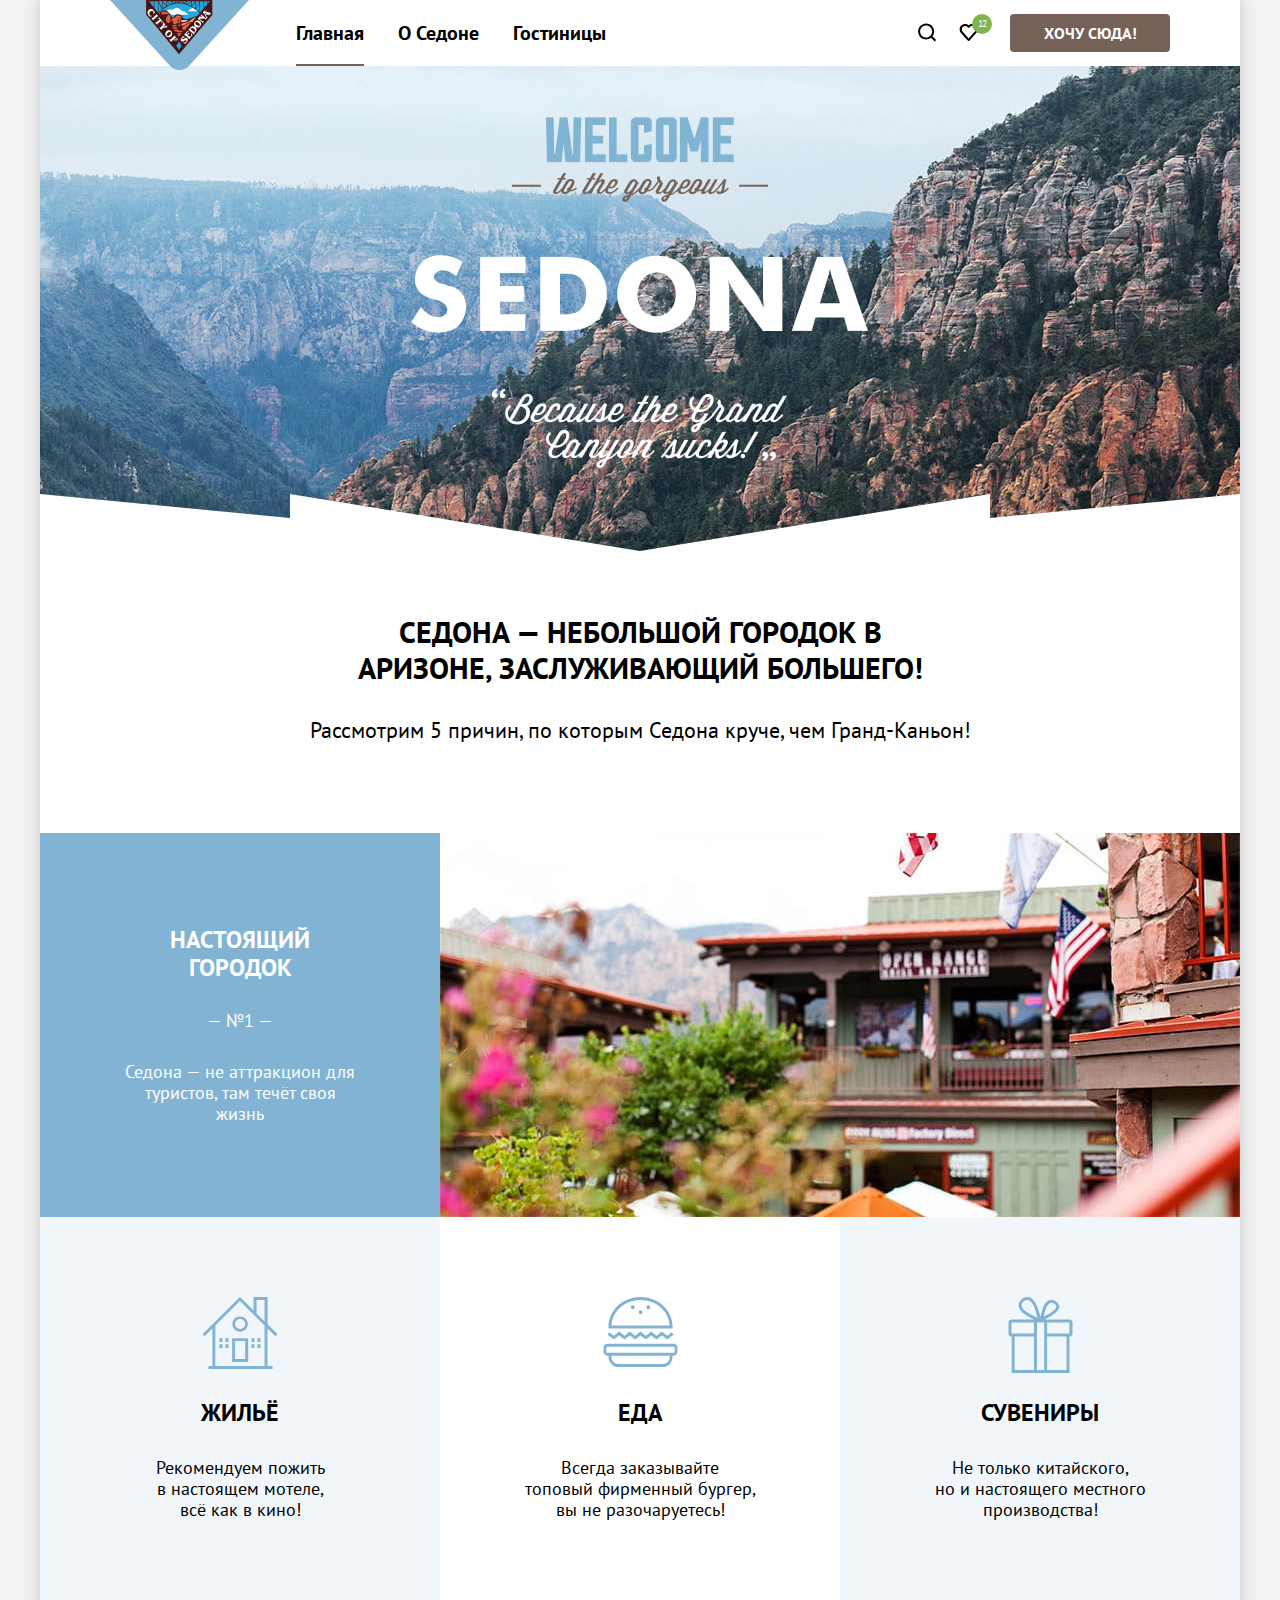
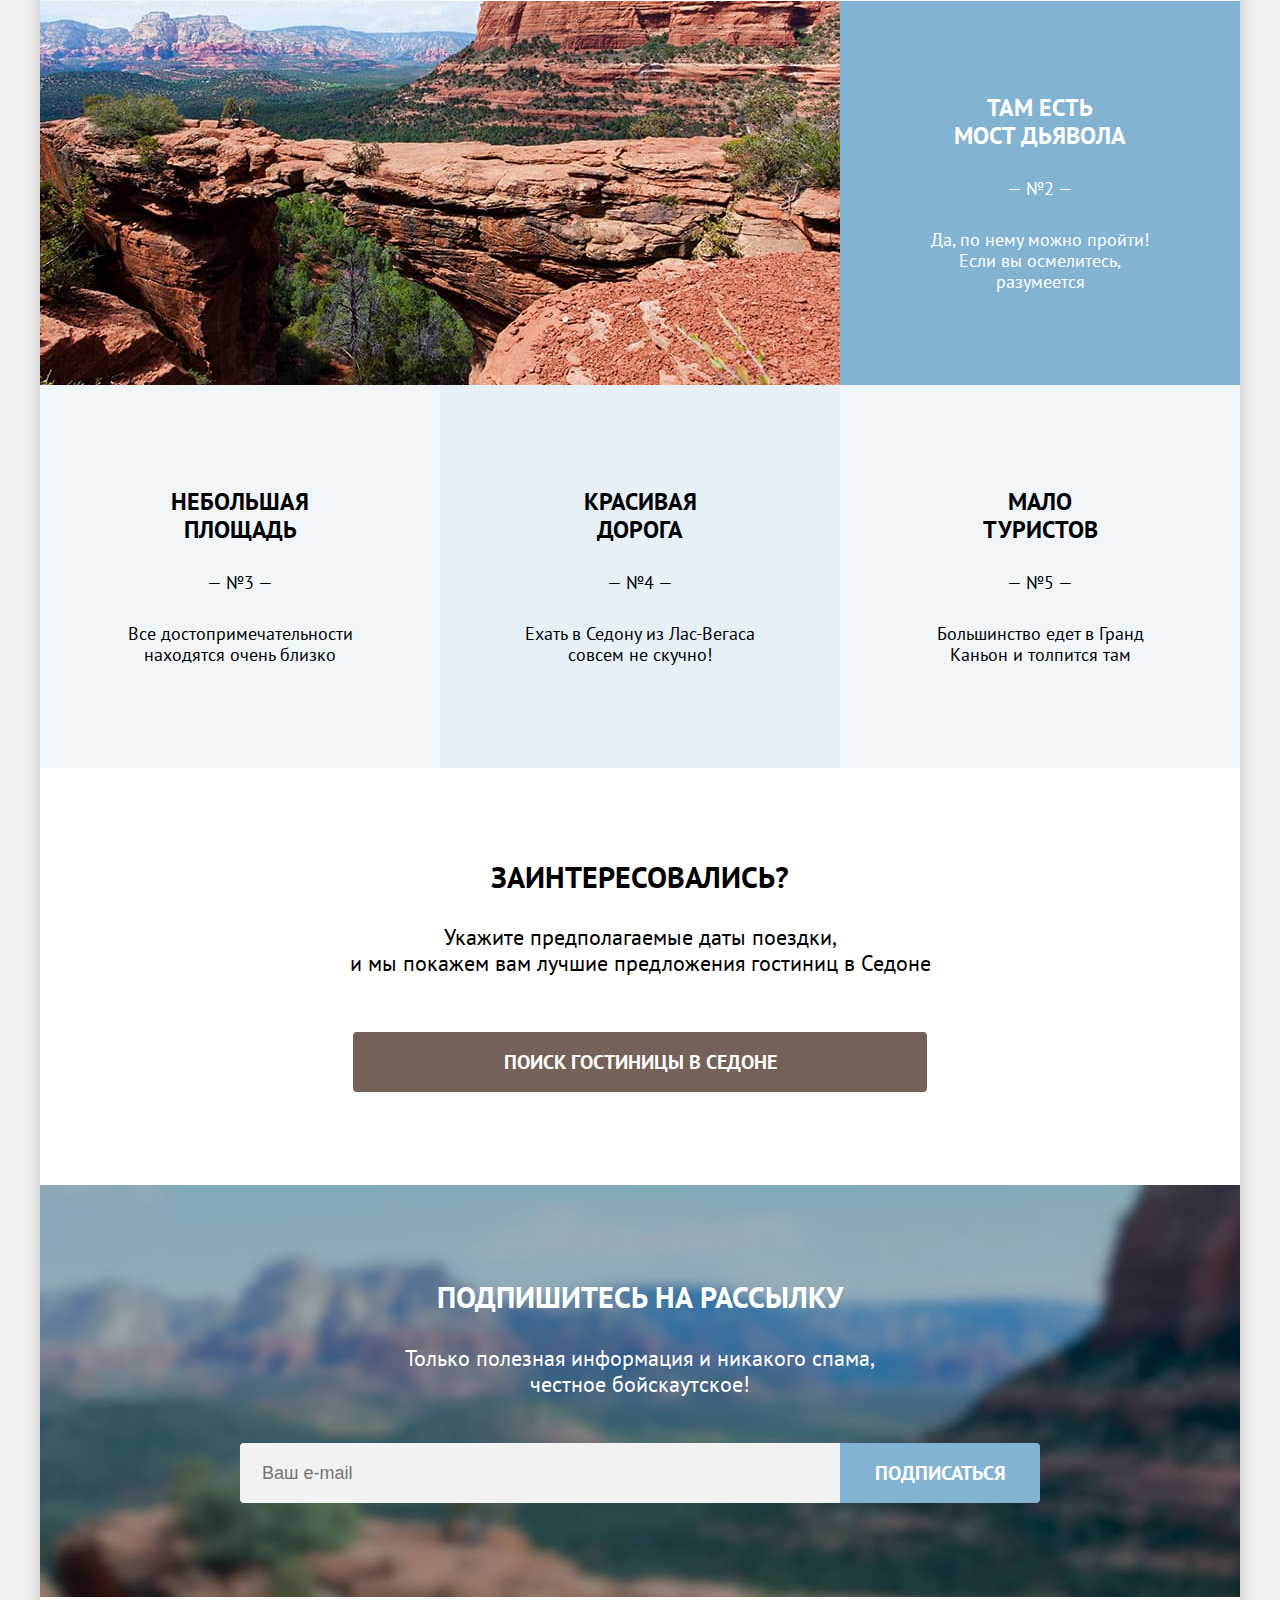
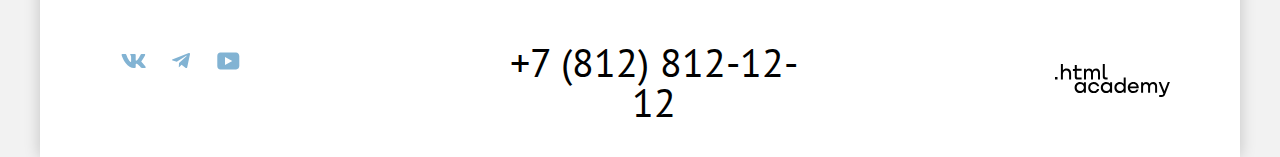
<file: index.html>
<!DOCTYPE html>
<html lang="ru">

<head>
  <meta charset="utf-8">
  <title>Седона</title>
  <link rel="stylesheet" href="styles/styles.css">
  <link rel="icon" href="favicon.ico">
  <link rel="icon" type="image/png" href="images/favicon.png">
</head>

<body>
  <div class="container">
    <header class="page-header">
      <nav class="page-navigation">
        <a class="logo-link" href="#"><img class="logo-img" src="images/logo.svg" width="139" height="70"
            alt="Логотип Седоны."></a>
        <ul class="navigation-list">
          <li class="navigation-item">
            <a class="navigation-link navigation-link-current" href="#">
              Главная
            </a>
          </li>
          <li class="navigation-item">
            <a class="navigation-link" href="#">
              О Седоне
            </a>
          </li>
          <li class="navigation-item">
            <a class="navigation-link" href="catalog.html">
              Гостиницы
            </a>
          </li>
        </ul>
        <ul class="user-navigation">
          <li class="navigation-item">
            <a class="navigation-link search" href="#">
              <span class="visually-hidden">Поиск.</span> <svg width="19" height="19" viewBox="0 0 19 19" fill="none"
                xmlns="http://www.w3.org/2000/svg">
                <path
                  d="m18.159 17.05-3.711-3.7c1.003-1.3 1.705-3 1.705-4.9 0-4.4-3.61-8-8.023-8C3.718.45.107 4.15.107 8.55c0 4.4 3.61 8 8.023 8 1.805 0 3.51-.6 4.914-1.7l3.71 3.7 1.404-1.5ZM8.13 14.55c-3.31 0-6.017-2.7-6.017-6s2.708-6 6.017-6c3.31 0 6.017 2.7 6.017 6s-2.707 6-6.017 6Z"
                  fill="#000" />
              </svg>
            </a>
          </li>
          <li class="navigation-item">
            <a class="navigation-link favs" href="#">
              <span class="visually-hidden">Избранное.</span> <svg width="19" height="17" viewBox="0 0 19 17" fill="none"
                xmlns="http://www.w3.org/2000/svg">
                <path
                  d="M9.577 17c-.301 0-.602-.1-.803-.4-5.415-6.1-6.719-7.5-7.02-7.9C1.052 7.8.651 6.6.651 5.4c0-3 2.407-5.4 5.516-5.4 1.304 0 2.507.5 3.51 1.3C10.68.5 11.983 0 13.187 0c3.008 0 5.516 2.4 5.516 5.4 0 1.3-.502 2.5-1.304 3.4l-7.02 7.9c-.2.2-.401.3-.802.3ZM3.56 7.5c.3.4 3.51 4 6.117 6.9l6.218-7c.5-.5.701-1.2.701-2 0-1.8-1.504-3.3-3.309-3.3-1.003 0-2.006.5-2.708 1.3-.3.3-.601.4-.902.4-.3 0-.602-.2-.802-.4-.702-.8-1.705-1.3-2.708-1.3-1.805 0-3.31 1.5-3.31 3.3-.1.9.301 1.6.703 2.1-.1 0-.1 0 0 0Z"
                  fill="#000" />
              </svg>
            </a>
          </li>
          <li>
            <button class="button want-button basic-button" type="button">Хочу сюда!</button>
          </li>
        </ul>
      </nav>
    </header>
    <main class="main-container main-index">
      <div class="page-container">
        <h1 class="index-title"><span class="visually-hidden"> Добро пожаловать в Седону</span></h1>
        <img class="sedona-img" src="images/gorgeous.jpg" width="1200" height="485"
          alt="Welcome to the gorgeous Sedona.">
        <section class="advantages">
          <div class="reasons-container">
            <h2 class="advantages-title">Седона — небольшой городок в Аризоне,
              заслуживающий большего!</h2>
            <p class="advantages-reasons">Рассмотрим 5 причин, по которым Седона круче, чем Гранд-Каньон!</p>
          </div>
          <div class="advantages-box">
            <div class="advantages-wrapper">
              <h3 class="reasons-title">Настоящий городок</h3>
              <p class="reasons-number">— №1 —</p>
              <p class="reasons-subscription">Седона — не аттракцион для туристов, там течёт своя жизнь</p>
            </div>
            <img src="images/town.jpg" width="800" height="384" alt="Городок Седона.">
          </div>
          <ul class="town-qualities-list">
            <li class="town-qualities-item">
              <h4 class="qualities-title">Жильë</h4>
              <p class="qualities-subscription qualities-subscription-housing">Рекомендуем пожить в настоящем мотеле,
                всё как в кино!</p>
            </li>
            <li class="town-qualities-item">
              <h4 class="qualities-title">Еда</h4>
              <p class="qualities-subscription qualities-subscription-food">Всегда заказывайте<br> топовый фирменный бургер, вы не
                разочаруетесь!</p>
            </li>
            <li class="town-qualities-item">
              <h4 class="qualities-title">Сувениры</h4>
              <p class="qualities-subscription">Не только китайского,<br>
                но и настоящего местного<br> производства!</p>
            </li>
          </ul>
          <div class="advantages-box">
            <img src="images/bridge.jpg" width="800" height="384" alt="Мост дьявола.">
            <div class="advantages-wrapper">
              <h3 class="reasons-title">Там есть<br> мост дьявола</h3>
              <p class="reasons-number">— №2 —</p>
              <p class="reasons-subscription">Да, по нему можно пройти! Если вы осмелитесь, разумеется</p>
            </div>
          </div>
          <ul class="advantages-list">
            <li class="advantages-item">
              <h3 class="reasons-title">Небольшая<br> площадь</h3>
              <p class="reasons-number">— №3 —</p>
              <p class="reasons-subscription">Все достопримечательности находятся очень близко</p>
            </li>
            <li class="advantages-item">
              <h3 class="reasons-title">Красивая<br> дорога</h3>
              <p class="reasons-number">— №4 —</p>
              <p class="reasons-subscription">Ехать в Седону из Лас-Вегаса совсем не скучно!</p>
            </li>
            <li class="advantages-item">
              <h3 class="reasons-title">Мало<br> туристов</h3>
              <p class="reasons-number">— №5 —</p>
              <p class="reasons-subscription">Большинство едет в Гранд Каньон и толпится там</p>
            </li>
          </ul>
        </section>
        <section class="booking">
          <h2 class="booking-title">Заинтересовались?</h2>
          <p class="booking-subscription">Укажите предполагаемые даты поездки,<br>и мы покажем вам лучшие предложения гостиниц в Седоне

          </p>
          <button class="button booking-button basic-button" type="button">Поиск гостиницы в Седоне</button>
        </section>
      </div>
    </main>
    <footer class="page-footer">
      <section class="index-newsletter">
        <h2 class="newsletter-title">Подпишитесь на рассылку</h2>
        <p class="newsletter-subscription">Только полезная информация и никакого спама, честное бойскаутское!</p>
        <form class="newsletter-form" action="https://echo.htmlacademy.ru/" method="post">
          <input class="email" type="email" name="email" placeholder="Ваш e-mail">
          <button class="button second-button submit-button" type="submit">Подписаться</button>
        </form>
      </section>
      <section class="contacts">
        <ul class="social-list">
          <li class="'social-item">
            <a class="social-link vk" href="https://vk.com/htmlacademy"><span class="visually-hidden">VK.</span><svg
                class="social-icon" width="25" height="14" viewBox="0 0 25 14" xmlns="http://www.w3.org/2000/svg">
                <path fill-rule="evenodd" clip-rule="evenodd"
                  d="M24.1 1c.2-.6 0-1-.8-1h-2.6c-.7 0-1 .3-1.1.7 0 0-1.4 3.2-3.3 5.3-.6.6-.9.8-1.2.8-.2 0-.4-.2-.4-.7V.9c0-.6-.2-.9-.8-.9h-4c-.5 0-.8.3-.8.6 0 .6 1 .8 1 2.5V7c0 .8 0 1-.4 1-.9 0-3-3.2-4.3-6.9-.3-.7-.5-1-1.2-1H1.6C.8 0 .6.3.6.7c0 .7 1 4.1 4.2 8.6 2.2 3 5.2 4.7 8 4.7 1.7 0 1.9-.4 1.9-1v-2.3c0-.8.2-.9.7-.9.4 0 1 .2 2.6 1.7 1.8 1.7 2 2.5 3 2.5h2.7c.7 0 1.1-.4 1-1.1-.3-.7-1.2-1.8-2.3-3L20.6 8c-.4-.5-.3-.7 0-1.1 0 0 3.2-4.4 3.5-6Z" />
              </svg></a>
          </li>
          <li class="'social-item">
            <a class="social-link tg" href="https://t.me/htmlacademy"><span class="visually-hidden">Twitter.</span><svg
                class="social-icon" width="18" height="16" viewBox="0 0 18 16" xmlns="http://www.w3.org/2000/svg">
                <path
                  d="M16.79.1.84 6.25c-1.09.43-1.08 1.04-.2 1.31l4.1 1.28 9.47-5.98c.44-.27.85-.12.52.18L7.05 9.96l-.28 4.22c.41 0 .6-.19.83-.41l1.99-1.93 4.13 3.05c.77.42 1.31.2 1.5-.7l2.72-12.8c.28-1.12-.43-1.62-1.16-1.3Z" />
              </svg></a>
          </li>
          <li class="'social-item">
            <a class="social-link yt" href="https://youtube.com/user/htmlacademyru"><span
                class="visually-hidden">YouTube.</span><svg class="social-icon" width="23" height="18"
                viewBox="0 0 23 18" xmlns="http://www.w3.org/2000/svg">
                <path
                  d="M19 .5H3.4C1.6.5.3 2.1.3 3.9v10c0 2 1.3 3.6 3.2 3.6h15.7c1.6 0 3.1-1.6 3.1-3.4V3.9C22.1 2.1 20.8.5 19 .5ZM8 13V5l7.3 4L8 13Z" />
              </svg></a>
          </li>
        </ul>
          <a class="phone" href="tel:+78128121212">+7 (812) 812-12-12</a>
        <a class="html-academy-link" href="https://htmlacademy.ru/"><svg class="html-icon" width="115" height="33"
            viewBox="0 0 115 33" xmlns="http://www.w3.org/2000/svg">
            <path
              d="M0 12.9v2.6h2.5v-2.6H0ZM11.6 4.5c-1.6 0-2.8.7-3.6 1.7h-.1V0h-2v15.5h2v-5.3c0-2.1 1.3-3.6 3.3-3.6 1.8 0 2.9 1.4 2.9 3.2v5.7h2V9.4c.1-3-1.8-4.9-4.5-4.9ZM26.6 4.8h-4.8V1.1h-2v3.8h-1.9v2h1.9v6c0 1.7 1 2.7 2.7 2.7h4.1v-2h-3.7c-.7 0-1.1-.4-1.1-1.1V6.8h4.8v-2ZM41.1 4.6c-1.6 0-2.9.8-3.5 2.1h-.1c-.6-1.2-1.8-2.1-3.4-2.1-1.4 0-2.5.8-3.1 1.8h-.1V4.8H29v10.6h2V10c0-2 1-3.5 2.6-3.5 1.5 0 2.4 1 2.4 2.6v6.3h2V9.8c0-2.4 1.4-3.3 2.6-3.3 1.5 0 2.4 1 2.4 2.6v6.3h2V8.9c.1-2.5-1.4-4.3-3.9-4.3ZM47.8 12.7c0 1.7 1 2.7 2.8 2.7h2v-2h-1.7c-.7 0-1.1-.4-1.1-1.1V0h-2v12.7ZM28.9 19.7c-.9-1.1-2.2-1.8-3.9-1.8-3.1 0-5.4 2.3-5.4 5.6s2.3 5.6 5.4 5.6c1.8 0 3-.8 3.8-1.9h.1v1.6h2V18.2h-2v1.5Zm-3.6 7.4c-2.2 0-3.6-1.6-3.6-3.6s1.4-3.6 3.6-3.6 3.6 1.6 3.6 3.6c0 1.9-1.4 3.6-3.6 3.6ZM44.2 22c-.5-2.4-2.6-4.1-5.4-4.1a5.4 5.4 0 0 0-5.6 5.6c0 3.1 2.2 5.6 5.6 5.6 2.8 0 4.9-1.8 5.4-4.2h-2.1a3.4 3.4 0 0 1-3.3 2.3c-2.2 0-3.6-1.6-3.6-3.6s1.4-3.6 3.6-3.6c1.6 0 2.8 1 3.3 2.2h2.1V22ZM55.1 19.7c-.9-1.1-2.2-1.8-3.9-1.8-3.1 0-5.4 2.3-5.4 5.6s2.3 5.6 5.4 5.6c1.8 0 3-.8 3.8-1.9h.1v1.6h2V18.2h-2v1.5Zm-3.6 7.4c-2.2 0-3.6-1.6-3.6-3.6s1.4-3.6 3.6-3.6 3.6 1.6 3.6 3.6c0 1.9-1.5 3.6-3.6 3.6ZM68.7 19.8c-.9-1.1-2.2-1.9-3.9-1.9-3.1 0-5.4 2.3-5.4 5.6s2.2 5.6 5.4 5.6c1.7 0 3-.8 3.8-1.8h.1v1.5h2V13.4h-2v6.4Zm-3.6 7.3c-2.2 0-3.6-1.6-3.6-3.6s1.4-3.6 3.6-3.6 3.6 1.6 3.6 3.6c-.1 2-1.5 3.6-3.6 3.6ZM78.3 17.9c-3.3 0-5.5 2.5-5.5 5.6 0 3 2.1 5.6 5.5 5.6 2.5 0 4.5-1.3 5.2-3.6h-2.1c-.5 1-1.6 1.6-3 1.6-1.9 0-3.3-1.3-3.4-2.9h8.8c.2-3.6-2-6.3-5.5-6.3Zm0 1.9c1.7 0 3 1 3.3 2.6h-6.5c.3-1.5 1.5-2.6 3.2-2.6ZM98.2 17.9c-1.6 0-2.9.8-3.6 2h-.1c-.6-1.2-1.8-2-3.4-2-1.4 0-2.5.7-3.1 1.8v-1.5h-1.9v10.6h2v-5.4c0-2 1-3.4 2.6-3.5 1.5 0 2.4 1 2.4 2.6v6.3h2v-5.6c0-2.4 1.4-3.3 2.6-3.3 1.5 0 2.4 1 2.4 2.6v6.3h2v-6.5c.1-2.6-1.4-4.4-3.9-4.4ZM109.4 27l-3.6-8.9h-2.2l4.8 11.6c-.3.9-.7 1.2-1.7 1.2h-2.5v2h2.5c1.8 0 2.8-.8 3.5-2.6l4.7-12.2h-2.1l-3.4 8.9Z" />
          </svg></a>
      </section>
    </footer>
  </div>
  <div class="modal-container modal-container-close">
    <div class="modal modal-search">
      <button class="modal-close-button">
        <svg width="13" height="13" xmlns="http://www.w3.org/2000/svg"><path d="M13 1.2 11.8 0 6.5 5.3 1.2 0 0 1.2l5.3 5.3L0 11.8 1.2 13l5.3-5.3 5.3 5.3 1.2-1.2-5.3-5.3L13 1.2Z"/></svg>
        <span class="visually-hidden">Закрыть.</span>
      </button>
      <section class="modal-content">
        <h2 class="modal-title">Поиск гостиницы в Седоне</h2>
        <form class="search-form" action="https://echo.htmlacademy.ru/" method="post">
          <div class="field-group modal-date">
            <label class="modal-label" for="date-in">Дата Заезда:</label>
            <div class="date-field-wrap">
            <input class="date-field field" type="text" id="date-in" name="date-in" placeholder="27 апреля 2020">
            <button class="calendar" type="button">
              <svg class="calendar-icon" width="15" height="15" xmlns="http://www.w3.org/2000/svg"><path d="M5.5 10c.3 0 .5-.2.5-.5S5.8 9 5.5 9s-.5.2-.5.5.2.5.5.5Z"/><path d="M14 2h-2V0h-1v2H4V0H3v2H1c-.6 0-1 .4-1 1v11c0 .5.4 1 1 1h13c.5 0 1-.5 1-1V3c0-.6-.5-1-1-1Zm0 12H1V7h13v7ZM1 6V3h2v2h1V3h7v2h1V3h2v3H1Z" /><path d="M7.5 10c.3 0 .5-.2.5-.5S7.8 9 7.5 9s-.5.2-.5.5.2.5.5.5ZM9.5 10c.3 0 .5-.2.5-.5S9.8 9 9.5 9s-.5.2-.5.5.2.5.5.5ZM5.5 11c-.3 0-.5.2-.5.5s.2.5.5.5.5-.2.5-.5-.2-.5-.5-.5ZM3.5 10c.3 0 .5-.2.5-.5S3.8 9 3.5 9s-.5.2-.5.5.2.5.5.5ZM3.5 11c-.3 0-.5.2-.5.5s.2.5.5.5.5-.2.5-.5-.2-.5-.5-.5ZM7.5 11c-.3 0-.5.2-.5.5s.2.5.5.5.5-.2.5-.5-.2-.5-.5-.5ZM9.5 11c-.3 0-.5.2-.5.5s.2.5.5.5.5-.2.5-.5-.2-.5-.5-.5ZM11.5 10c.3 0 .5-.2.5-.5s-.2-.5-.5-.5-.5.2-.5.5.2.5.5.5ZM11.5 11c-.3 0-.5.2-.5.5s.2.5.5.5.5-.2.5-.5-.2-.5-.5-.5Z"/></svg>
            </button>
            <p class="message-error">Мы не можем отправить вас в прошлое.</p>
            </div>
          </div>
          <div class="field-group modal-date">
            <label class="modal-label" for="date-out">Дата Выезда:</label>
            <div class="date-field-wrap">
            <input class="date-field field" type="text" id="date-out" name="date-out" placeholder="1 сентября 2021">
            <button class="calendar" type="button">
              <svg class="calendar-icon" width="15" height="15" xmlns="http://www.w3.org/2000/svg"><path d="M5.5 10c.3 0 .5-.2.5-.5S5.8 9 5.5 9s-.5.2-.5.5.2.5.5.5Z"/><path d="M14 2h-2V0h-1v2H4V0H3v2H1c-.6 0-1 .4-1 1v11c0 .5.4 1 1 1h13c.5 0 1-.5 1-1V3c0-.6-.5-1-1-1Zm0 12H1V7h13v7ZM1 6V3h2v2h1V3h7v2h1V3h2v3H1Z" /><path d="M7.5 10c.3 0 .5-.2.5-.5S7.8 9 7.5 9s-.5.2-.5.5.2.5.5.5ZM9.5 10c.3 0 .5-.2.5-.5S9.8 9 9.5 9s-.5.2-.5.5.2.5.5.5ZM5.5 11c-.3 0-.5.2-.5.5s.2.5.5.5.5-.2.5-.5-.2-.5-.5-.5ZM3.5 10c.3 0 .5-.2.5-.5S3.8 9 3.5 9s-.5.2-.5.5.2.5.5.5ZM3.5 11c-.3 0-.5.2-.5.5s.2.5.5.5.5-.2.5-.5-.2-.5-.5-.5ZM7.5 11c-.3 0-.5.2-.5.5s.2.5.5.5.5-.2.5-.5-.2-.5-.5-.5ZM9.5 11c-.3 0-.5.2-.5.5s.2.5.5.5.5-.2.5-.5-.2-.5-.5-.5ZM11.5 10c.3 0 .5-.2.5-.5s-.2-.5-.5-.5-.5.2-.5.5.2.5.5.5ZM11.5 11c-.3 0-.5.2-.5.5s.2.5.5.5.5-.2.5-.5-.2-.5-.5-.5Z"/></svg>
            </button>
            <p class="message-success">На эти даты есть свободные номера. Пока есть.</p>
            </div>
          </div>
          <div class="field-group field-group-adults">
            <label class="modal-label" for="adults-number">Взрослые:</label>
            <div class="field-group-wrap">
            <input class="guests-field field" type="number" id="adults-number" name="adults-number" value="2">
            <button class="guests-button less" type="button">
              <svg class="less-icon hover-icon" width="13" height="1" xmlns="http://www.w3.org/2000/svg"><path d="M0 0v1h13V0H0Z"/></svg>
            </button>
            <button class="guests-button more" type="button">
              <svg class="more-icon hover-icon" width="13" height="13" xmlns="http://www.w3.org/2000/svg"><path d="M13 6H7V0H6v6H0v1h6v6h1V7h6V6Z"/></svg>
            </button>
            </div>
          </div>
          <div class="field-group">
            <span class="modal-label">
            <label class="modal-label" for="kids-number">Дети:</label>
            <span class="tooltip">
              <button class="tooltip-toggle" type="button" aria-labelledby="tooltip-label">
                <svg width="1" height="9" viewBox="0 0 1 9" fill="none" xmlns="http://www.w3.org/2000/svg"><g clip-path="url(#a)" fill="#fff"><path d="M0 9h1V3H0v6ZM1 0H0v1h1V0Z"/></g><defs><clipPath id="a"><path fill="#fff" d="M0 0h1v9H0z"/></clipPath></defs></svg>
              </button>
              <span class="tooltip-text" role="tooltip" id="tooltip-label">Укажите количество детей, которые будут с вами, возраст которых от 6 до 18 лет. Дети до 6 лет размещаются бесплатно.</span>
            </span>
            </span>
            <div class="field-group-wrap">
            <input class="guests-field field" type="number" id="kids-number" name="kids-number" value="1">
            <button class="guests-button less" type="button">
              <svg class="less-icon hover-icon" width="13" height="1" xmlns="http://www.w3.org/2000/svg"><path d="M0 0v1h13V0H0Z"/></svg>
            </button>
            <button class="guests-button more" type="button">
              <svg class="more-icon hover-icon" width="13" height="13" xmlns="http://www.w3.org/2000/svg"><path d="M13 6H7V0H6v6H0v1h6v6h1V7h6V6Z"/></svg>
            </button>
            </div>
          </div>
          <button class="button second-button modal-button" type="submit">Найти</button>
        </form>
      </section>
    </div>
  </div>
</body>

</html>
</file>
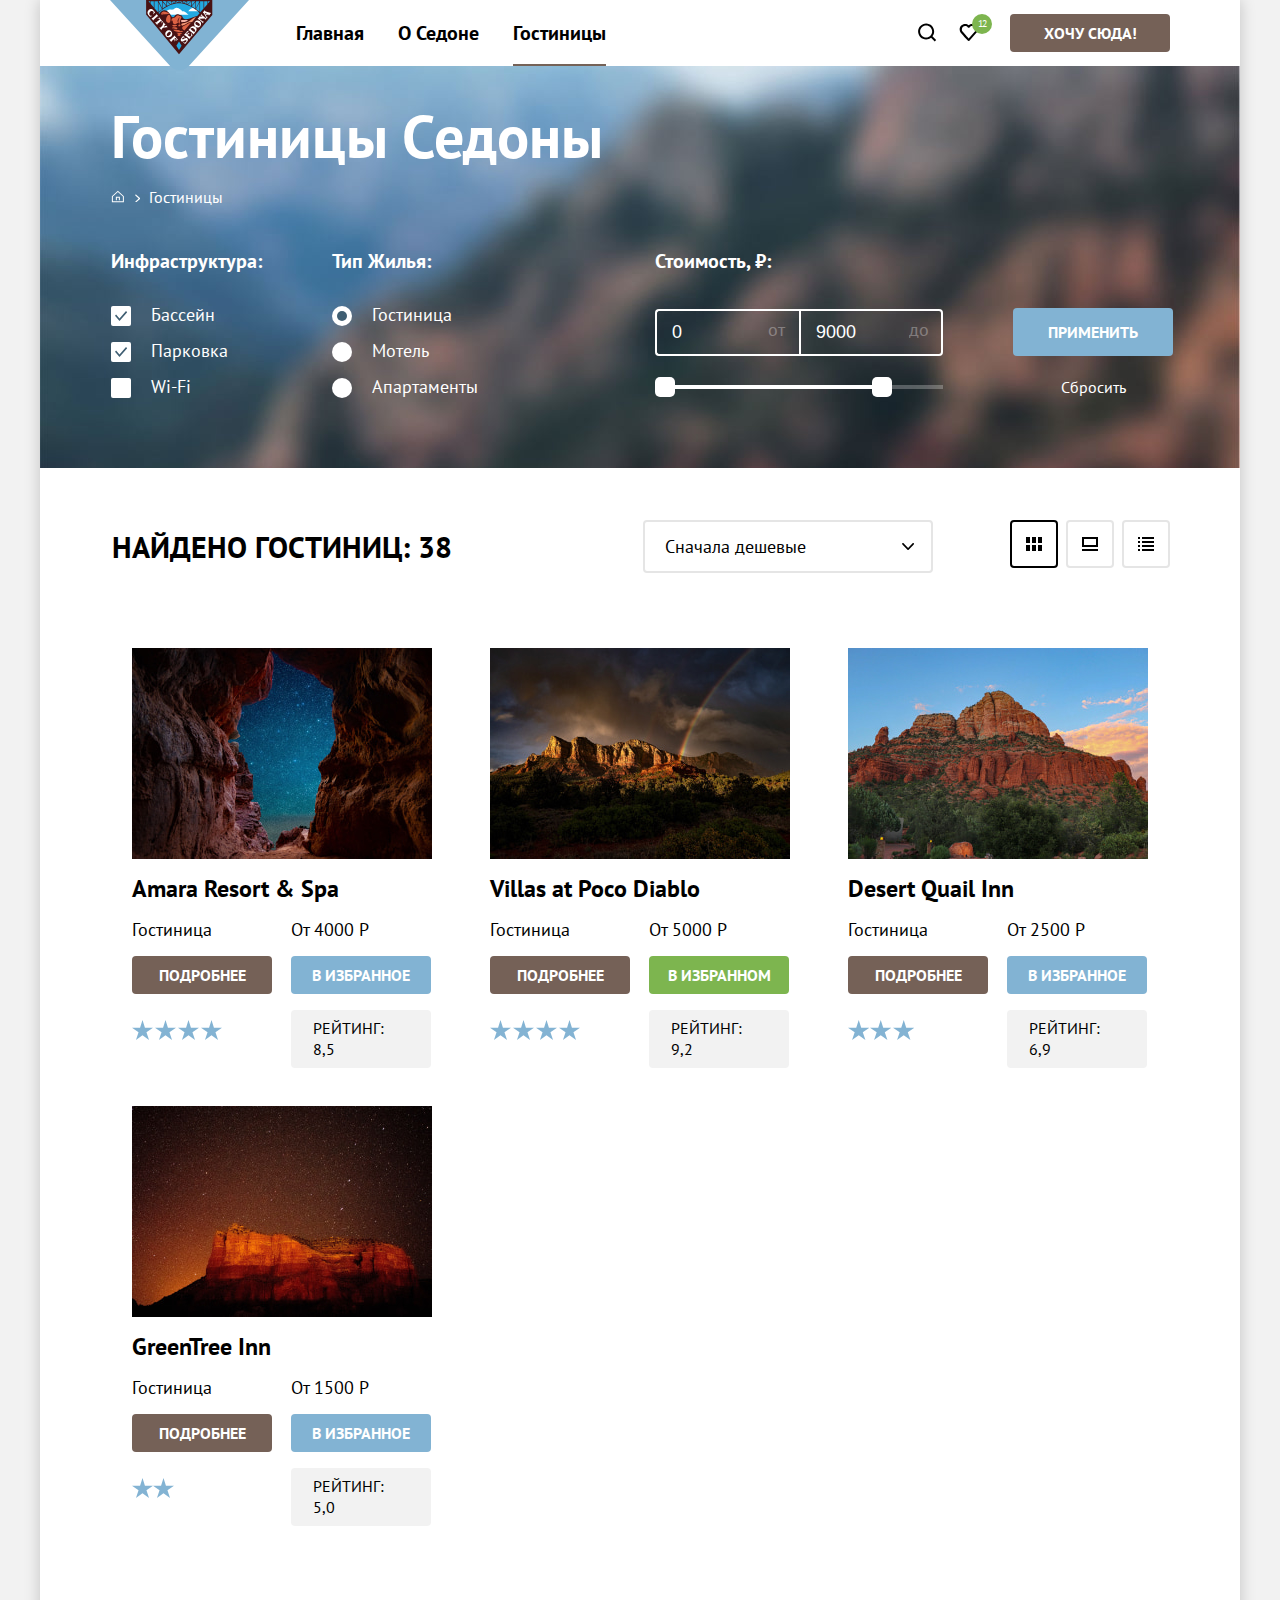
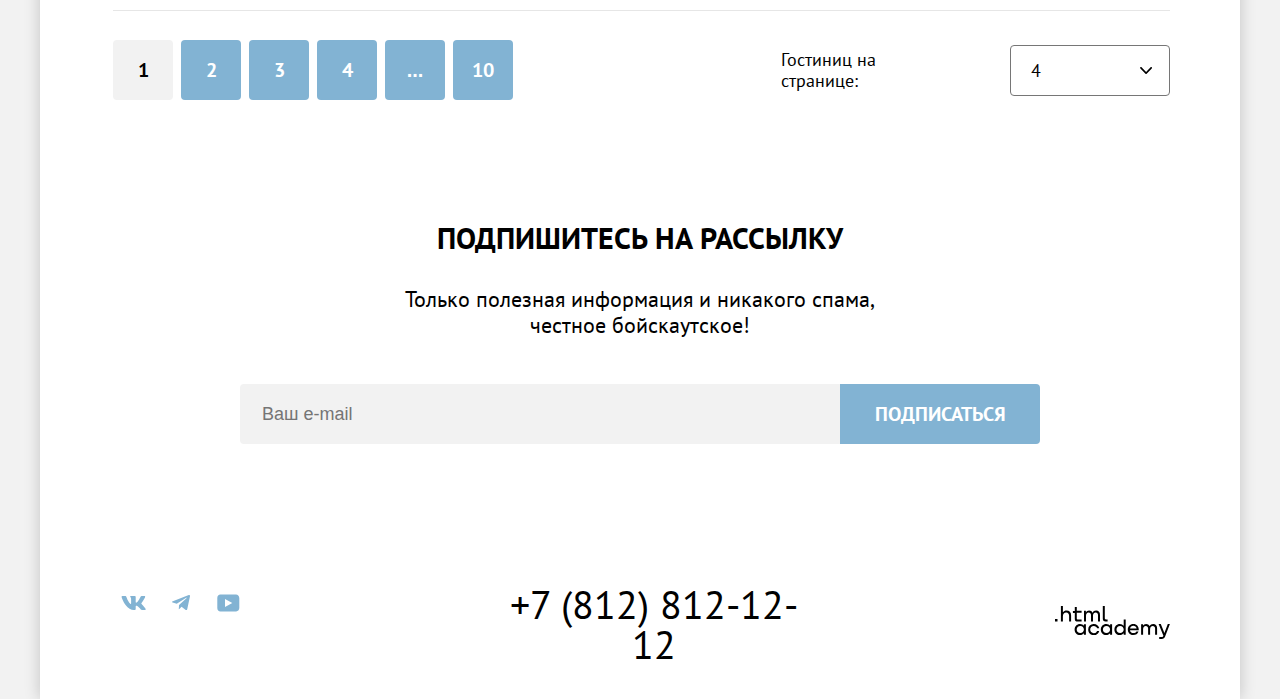
<file: catalog.html>
<!DOCTYPE html>
<html lang="ru">

<head>
  <meta charset="utf-8">
  <title>Гостиницы</title>
  <link rel="stylesheet" href="styles/styles.css">
  <link rel="icon" href="favicon.ico">
  <link rel="icon" type="image/png" href="images/favicon.png">
</head>

<body>
  <div class="container">
    <header class="page-header">
      <nav class="page-navigation">
        <a class="logo-link" href="index.html"><img class="logo-img" src="images/logo.svg" width="139" height="70"
            alt="Логотип Седоны."></a>
        <ul class="navigation-list">
          <li class="navigation-item">
            <a class="navigation-link" href="index.html">
              Главная
            </a>
          </li>
          <li class="navigation-item">
            <a class="navigation-link" href="#">
              О Седоне
            </a>
          </li>
          <li class="navigation-item">
            <a class="navigation-link navigation-link-current" href="catalog.html">
              Гостиницы
            </a>
          </li>
        </ul>
        <ul class="user-navigation">
          <li class="navigation-item">
            <a class="navigation-link search" href="#">
              <span class="visually-hidden ">Поиск.</span> <svg width="19" height="19" viewBox="0 0 19 19" fill="none"
                xmlns="http://www.w3.org/2000/svg">
                <path
                  d="m18.159 17.05-3.711-3.7c1.003-1.3 1.705-3 1.705-4.9 0-4.4-3.61-8-8.023-8C3.718.45.107 4.15.107 8.55c0 4.4 3.61 8 8.023 8 1.805 0 3.51-.6 4.914-1.7l3.71 3.7 1.404-1.5ZM8.13 14.55c-3.31 0-6.017-2.7-6.017-6s2.708-6 6.017-6c3.31 0 6.017 2.7 6.017 6s-2.707 6-6.017 6Z"
                  fill="#000" />
              </svg>
            </a>
          </li>
          <li class="navigation-item">
            <a class="navigation-link favs" href="#">
              <span class="visually-hidden">Избранное.</span> <svg width="19" height="17" viewBox="0 0 19 17" fill="none"
                xmlns="http://www.w3.org/2000/svg">
                <path
                  d="M9.577 17c-.301 0-.602-.1-.803-.4-5.415-6.1-6.719-7.5-7.02-7.9C1.052 7.8.651 6.6.651 5.4c0-3 2.407-5.4 5.516-5.4 1.304 0 2.507.5 3.51 1.3C10.68.5 11.983 0 13.187 0c3.008 0 5.516 2.4 5.516 5.4 0 1.3-.502 2.5-1.304 3.4l-7.02 7.9c-.2.2-.401.3-.802.3ZM3.56 7.5c.3.4 3.51 4 6.117 6.9l6.218-7c.5-.5.701-1.2.701-2 0-1.8-1.504-3.3-3.309-3.3-1.003 0-2.006.5-2.708 1.3-.3.3-.601.4-.902.4-.3 0-.602-.2-.802-.4-.702-.8-1.705-1.3-2.708-1.3-1.805 0-3.31 1.5-3.31 3.3-.1.9.301 1.6.703 2.1-.1 0-.1 0 0 0Z"
                  fill="#000" />
              </svg>
            </a>
          </li>
          <li>
            <button class="button want-button basic-button" type="button">Хочу сюда!</button>
          </li>
        </ul>
      </nav>
    </header>
    <main class="main-inner">
      <section class="hotels-form">
        <div class="filter-wrapper">
          <h1 class="inner-title">Гостиницы Седоны</h1>
          <ul class="breadcrumbs">
            <li class="breadcrumbs-item">
              <a class="breacrumbs-link" href="index.html"><span class="visually-hidden">Главная.</span><svg
                  class="breadcrumbs-main" width="13" height="13" viewBox="0 0 13 13"
                  xmlns="http://www.w3.org/2000/svg">
                  <path fill-rule="evenodd" clip-rule="evenodd"
                    d="m.87 6.15 6-5.5 6 5.5v6.2h-12v-6.2Zm1 .4v4.8h10v-4.8l-5-4.5-5 4.5Zm4 3.8h-1v-3.5h4v3.5h-1v-2.5h-2v2.5Z" />
                </svg></a>
            </li>
            <li class="breacrumbs-item">
              <a class="breadcrumbs-link breadcrumbs-catalog">Гостиницы</a>
            </li>
          </ul>
          <form class="catalog-filter" action="https://echo.htmlacademy.ru/" method="get">
            <fieldset class="catalog-filter-checkbox">
              <legend class="catalog-filter-title">Инфраструктура:</legend>
              <ul class="catalog-filter-list">
                <li class="catalog-filter-item">
                  <label class="control">
                    <input class="visually-hidden control-input" type="checkbox" name="swimming-pool" checked>
                    <span class="control-mark"></span>
                    <span class="control-label">Бассейн</span>
                  </label>
                </li>
                <li class="catalog-filter-item">
                  <label class="control">
                    <input class="visually-hidden control-input" type="checkbox" name="parking" checked>
                    <span class="control-mark"></span>
                    <span class="control-label">Парковка</span>
                  </label>
                </li>
                <li class="catalog-filter-item">
                  <label class="control">
                    <input class="visually-hidden control-input" type="checkbox" name="wifi">
                    <span class="control-mark"></span>
                    <span class="control-label">Wi-Fi</span>
                  </label>
                </li>
              </ul>
            </fieldset>
            <fieldset class="catalog-filter-radio">
              <legend class="catalog-filter-title">Тип Жилья:</legend>
              <ul class="catalog-filter-list">
                <li class="catalog-filter-item">
                  <label class="control">
                    <input class="control-input visually-hidden" type="radio" name="housing" value="hotel" checked>
                    <span class="control-mark"></span>
                    <span class="control-label">Гостиница</span>
                  </label>
                </li>
                <li class="catalog-filter-item">
                  <label class="control">
                    <input class="control-input visually-hidden" type="radio" name="housing" value="motel">
                    <span class="control-mark"></span>
                    <span class="control-label">Мотель</span>
                  </label>
                </li>
                <li class="catalog-filter-item">
                  <label class="control">
                    <input class="control-input visually-hidden" type="radio" name="housing" value="appartments">
                    <span class="control-mark"></span>
                    <span class="control-label">Апартаменты</span>
                  </label>
                </li>
              </ul>
            </fieldset>
            <fieldset class="price-range">
              <legend class="price-range-title price-margin">Стоимость, ₽:</legend>
              <div class="range-wrapper">
                <label class="price-label price-min" for="low-price">
                  <input class="price low-price" type="text" id="low-price" placeholder="0">
                  <span class="low">От</span>
                </label>
                <label class="price-label price-max" for="high-price">
                  <input class="price high-price" type="text" id="high-price" placeholder="9000">
                  <span class="high">До</span>
                </label>
              </div>
              <div class="range">
                <div class="range-scale">
                  <div class="range-bar" style="left: 0px; width: 227px">
                    <button class="range-toggle toggle-min" type="button">
                      <span class="visually-hidden">Изменить минимальную цену.</span>
                    </button>
                    <button class="range-toggle toggle-max" type="button">
                      <span class="visually-hidden">Изменить максимальную цену.</span>
                    </button>
                  </div>
                </div>
              </div>
            </fieldset>
            <div class="button-wrapper">
              <button class="button second-button range-button" type="submit">Применить</button>
              <button class="light-button" type="reset">Сбросить</button>
            </div>
          </form>
        </div>
      </section>
      <section class="searching-results">
        <div class="results-title-box">
          <h2 class="results-title">Найдено гостиниц: 38</h2>
          <select class="select-control" aria-label="Сортировка.">
            <option value="cheap">Сначала дешевые</option>
            <option value="expensive">Сначала дорогие</option>
            <option value="popular">Сначала популярные</option>
          </select>
          <ul class="view-type-list">
            <li class="view-type-item">
              <a class="view-type-link small-icons view-type-current" href="catalog.html"><span class="visually-hidden">Мелкие
                  значки.</span></a>
            </li>
            <li class="view-type-item">
              <a class="view-type-link big-icons" href="#"><span class="visually-hidden">Крупные значки.</span></a>
            </li>
            <li class="view-type-item">
              <a class="view-type-link list-icons" href="#"><span class="visually-hidden">Список.</span></a>
            </li>
          </ul>
        </div>
        <div class="housing-results">
          <div class="housing-card">
            <img src="images/hotel-1.jpg" width="300" height="211" alt="Отель Амара.">
            <h3 class="housing-title">Amara Resort & Spa</h3>
            <span class="housing-type">Гостиница</span>
            <span class="housing-price"> От 4000 Р</span>
            <a class="button details basic-button" href="#">Подробнее</a>
            <button class="button second-button add-to-favs" type="button">В избранное</button>
            <div class="stars-lux"><span class="visually-hidden">4 звезды</span></div>
            <p class="raiting">Рейтинг: 8,5</p>
          </div>
          <div class="housing-card">
            <img src="images/hotel-2.jpg" width="300" height="211" alt="Отель Поко Диабло.">
            <h3 class="housing-title">Villas at Poco Diablo</h3>
            <span class="housing-type">Гостиница</span>
            <span class="housing-price">От 5000 Р</span>
            <a class="button details basic-button" href="#">Подробнее</a>
            <button class="button selected-button add-to-favs" type="button">В избранном</button>
            <div class="stars-lux"><span class="visually-hidden">4 звезды</span></div>
            <p class="raiting">Рейтинг: 9,2</p>
          </div>
          <div class="housing-card">
            <img src="images/hotel-3.jpg" width="300" height="211" alt="Отель Дезерт.">
            <h3 class="housing-title">Desert Quail Inn</h3>
            <span class="housing-type">Гостиница</span>
            <span class="housing-price">От 2500 Р</span>
            <a class="button details basic-button" href="#">Подробнее</a>
            <button class="button second-button add-to-favs" type="button">В избранное</button>
            <div class="stars-comfort"><span class="visually-hidden">3 звезды</span></div>
            <p class="raiting">Рейтинг: 6,9</p>
          </div>
          <div class="housing-card">
            <img src="images/hotel-4.jpg" width="300" height="211" alt=" Отель Грин Три.">
            <h3 class="housing-title">GreenTree Inn</h3>
            <span class="housing-type">Гостиница</span>
            <span class="housing-price">От 1500 Р</span>
            <a class="button details basic-button" href="#">Подробнее</a>
            <button class="button second-button add-to-favs" type="button">В избранное</button>
            <div class="stars-low"><span class="visually-hidden">2 звезды</span></div>
            <p class="raiting">Рейтинг: 5,0</p>
          </div>
        </div>
      </section>
      <div class="hotels-number">
      <div class="pagination-wrapper">
        <ul class="pagination">
          <li class="pagination-item">
            <a class="pagination-link pagination-current">1</a>
          </li>
          <li class="pagination-item">
            <a class="pagination-link second-button" href="#">2</a>
          </li>
          <li class="pagination-item">
            <a class="pagination-link second-button" href="#">3</a>
          </li>
          <li class="pagination-item">
            <a class="pagination-link second-button" href="#">4</a>
          </li>
          <li class="pagination-item">
            <button class="pagination-link show-more second-button" type="button">...</button>
          </li>
          <li class="pagination-item">
            <a class="pagination-link second-button" href="#">10</a>
          </li>
        </ul>
      </div>
      <p class="hotels-select-description">Гостиниц на странице:</p>
      <select class="hotels-select">
        <option value="4">4</option>
      </select>
      </div>
    </main>
    <footer class="page-footer">
      <section class="newsletter">
        <h2 class="newsletter-title">Подпишитесь на рассылку</h2>
        <p class="newsletter-subscription">Только полезная информация и никакого спама, честное бойскаутское!</p>
        <form class="newsletter-form" action="https://echo.htmlacademy.ru/" method="post">
          <input class="email" type="email" name="email" placeholder="Ваш e-mail">
          <button class="button second-button submit-button" type="submit">Подписаться</button>
        </form>
      </section>
      <section class="contacts">
        <ul class="social-list">
          <li class="'social-item">
            <a class="social-link vk" href="https://vk.com/htmlacademy"><span class="visually-hidden">VK</span><svg
                class="social-icon" aria-hidden="true" focusable="false" width="25" height="14" viewBox="0 0 25 14"
                xmlns="http://www.w3.org/2000/svg">
                <path fill-rule="evenodd" clip-rule="evenodd"
                  d="M24.1 1c.2-.6 0-1-.8-1h-2.6c-.7 0-1 .3-1.1.7 0 0-1.4 3.2-3.3 5.3-.6.6-.9.8-1.2.8-.2 0-.4-.2-.4-.7V.9c0-.6-.2-.9-.8-.9h-4c-.5 0-.8.3-.8.6 0 .6 1 .8 1 2.5V7c0 .8 0 1-.4 1-.9 0-3-3.2-4.3-6.9-.3-.7-.5-1-1.2-1H1.6C.8 0 .6.3.6.7c0 .7 1 4.1 4.2 8.6 2.2 3 5.2 4.7 8 4.7 1.7 0 1.9-.4 1.9-1v-2.3c0-.8.2-.9.7-.9.4 0 1 .2 2.6 1.7 1.8 1.7 2 2.5 3 2.5h2.7c.7 0 1.1-.4 1-1.1-.3-.7-1.2-1.8-2.3-3L20.6 8c-.4-.5-.3-.7 0-1.1 0 0 3.2-4.4 3.5-6Z" />
              </svg></a>
          </li>
          <li class="'social-item">
            <a class="social-link tg" href="https://t.me/htmlacademy"><span class="visually-hidden">Twitter</span><svg
                class="social-icon" width="18" height="16" viewBox="0 0 18 16" xmlns="http://www.w3.org/2000/svg">
                <path
                  d="M16.79.1.84 6.25c-1.09.43-1.08 1.04-.2 1.31l4.1 1.28 9.47-5.98c.44-.27.85-.12.52.18L7.05 9.96l-.28 4.22c.41 0 .6-.19.83-.41l1.99-1.93 4.13 3.05c.77.42 1.31.2 1.5-.7l2.72-12.8c.28-1.12-.43-1.62-1.16-1.3Z" />
              </svg></a>
          </li>
          <li class="'social-item">
            <a class="social-link yt" href="https://youtube.com/user/htmlacademyru"><span
                class="visually-hidden">YouTube</span><svg class="social-icon" width="23" height="18"
                viewBox="0 0 23 18" xmlns="http://www.w3.org/2000/svg">
                <path
                  d="M19 .5H3.4C1.6.5.3 2.1.3 3.9v10c0 2 1.3 3.6 3.2 3.6h15.7c1.6 0 3.1-1.6 3.1-3.4V3.9C22.1 2.1 20.8.5 19 .5ZM8 13V5l7.3 4L8 13Z" />
              </svg></a>
          </li>
        </ul>
        <a class="phone" href="tel:+78128121212">+7 (812) 812-12-12</a>
        <a class="html-academy-link" href="https://htmlacademy.ru/"><svg class="html-icon" width="115" height="33"
            viewBox="0 0 115 33" xmlns="http://www.w3.org/2000/svg">
            <path
              d="M0 12.9v2.6h2.5v-2.6H0ZM11.6 4.5c-1.6 0-2.8.7-3.6 1.7h-.1V0h-2v15.5h2v-5.3c0-2.1 1.3-3.6 3.3-3.6 1.8 0 2.9 1.4 2.9 3.2v5.7h2V9.4c.1-3-1.8-4.9-4.5-4.9ZM26.6 4.8h-4.8V1.1h-2v3.8h-1.9v2h1.9v6c0 1.7 1 2.7 2.7 2.7h4.1v-2h-3.7c-.7 0-1.1-.4-1.1-1.1V6.8h4.8v-2ZM41.1 4.6c-1.6 0-2.9.8-3.5 2.1h-.1c-.6-1.2-1.8-2.1-3.4-2.1-1.4 0-2.5.8-3.1 1.8h-.1V4.8H29v10.6h2V10c0-2 1-3.5 2.6-3.5 1.5 0 2.4 1 2.4 2.6v6.3h2V9.8c0-2.4 1.4-3.3 2.6-3.3 1.5 0 2.4 1 2.4 2.6v6.3h2V8.9c.1-2.5-1.4-4.3-3.9-4.3ZM47.8 12.7c0 1.7 1 2.7 2.8 2.7h2v-2h-1.7c-.7 0-1.1-.4-1.1-1.1V0h-2v12.7ZM28.9 19.7c-.9-1.1-2.2-1.8-3.9-1.8-3.1 0-5.4 2.3-5.4 5.6s2.3 5.6 5.4 5.6c1.8 0 3-.8 3.8-1.9h.1v1.6h2V18.2h-2v1.5Zm-3.6 7.4c-2.2 0-3.6-1.6-3.6-3.6s1.4-3.6 3.6-3.6 3.6 1.6 3.6 3.6c0 1.9-1.4 3.6-3.6 3.6ZM44.2 22c-.5-2.4-2.6-4.1-5.4-4.1a5.4 5.4 0 0 0-5.6 5.6c0 3.1 2.2 5.6 5.6 5.6 2.8 0 4.9-1.8 5.4-4.2h-2.1a3.4 3.4 0 0 1-3.3 2.3c-2.2 0-3.6-1.6-3.6-3.6s1.4-3.6 3.6-3.6c1.6 0 2.8 1 3.3 2.2h2.1V22ZM55.1 19.7c-.9-1.1-2.2-1.8-3.9-1.8-3.1 0-5.4 2.3-5.4 5.6s2.3 5.6 5.4 5.6c1.8 0 3-.8 3.8-1.9h.1v1.6h2V18.2h-2v1.5Zm-3.6 7.4c-2.2 0-3.6-1.6-3.6-3.6s1.4-3.6 3.6-3.6 3.6 1.6 3.6 3.6c0 1.9-1.5 3.6-3.6 3.6ZM68.7 19.8c-.9-1.1-2.2-1.9-3.9-1.9-3.1 0-5.4 2.3-5.4 5.6s2.2 5.6 5.4 5.6c1.7 0 3-.8 3.8-1.8h.1v1.5h2V13.4h-2v6.4Zm-3.6 7.3c-2.2 0-3.6-1.6-3.6-3.6s1.4-3.6 3.6-3.6 3.6 1.6 3.6 3.6c-.1 2-1.5 3.6-3.6 3.6ZM78.3 17.9c-3.3 0-5.5 2.5-5.5 5.6 0 3 2.1 5.6 5.5 5.6 2.5 0 4.5-1.3 5.2-3.6h-2.1c-.5 1-1.6 1.6-3 1.6-1.9 0-3.3-1.3-3.4-2.9h8.8c.2-3.6-2-6.3-5.5-6.3Zm0 1.9c1.7 0 3 1 3.3 2.6h-6.5c.3-1.5 1.5-2.6 3.2-2.6ZM98.2 17.9c-1.6 0-2.9.8-3.6 2h-.1c-.6-1.2-1.8-2-3.4-2-1.4 0-2.5.7-3.1 1.8v-1.5h-1.9v10.6h2v-5.4c0-2 1-3.4 2.6-3.5 1.5 0 2.4 1 2.4 2.6v6.3h2v-5.6c0-2.4 1.4-3.3 2.6-3.3 1.5 0 2.4 1 2.4 2.6v6.3h2v-6.5c.1-2.6-1.4-4.4-3.9-4.4ZM109.4 27l-3.6-8.9h-2.2l4.8 11.6c-.3.9-.7 1.2-1.7 1.2h-2.5v2h2.5c1.8 0 2.8-.8 3.5-2.6l4.7-12.2h-2.1l-3.4 8.9Z" />
          </svg></a>
      </section>
    </footer>
  </div>
</body>

</html>
</file>
<file: styles/styles.css>
@font-face {
  font-family: "PT Sans";
  font-style: normal;
  font-weight: 400;
  src: url("../fonts/ptsans-400.woff2") format("woff2");
  font-display: swap;
}

@font-face {
  font-family: "PT Sans";
  font-style: normal;
  font-weight: 700;
  src: url("../fonts/ptsans-700.woff2") format("woff2");
  font-display: swap;
}


html {
  height: 100%;
}

body {
  margin: 0;
  font-family: "PT Sans", sans-serif;
  color: black;
  font-style: normal;
  background-color: #f2f2f2;
  display: flex;
  flex-direction: column;
  min-height: 100%;
}

.visually-hidden {
  position: absolute;
  width: 1px;
  height: 1px;
  margin: -1px;
  padding: 0;
  border: 0;
  clip: rect(0 0 0 0);
  overflow: hidden;
}

.button {
  background-color: #756157;
  text-decoration: none;
  font-weight: 700;
  font-size: 16px;
  line-height: 20px;
  text-align: center;
  color: white;
  text-transform: uppercase;
  border: none;
  border-radius: 4px;
  cursor: pointer;
  text-decoration: none;
  font-family: "PT Sans", sans-serif;
}

.index-title {
  margin: 0;
}

.main-index {
  text-align: center;
}

.main-container {
  flex-grow: 1;
}

.page-header {
  font-weight: 700;
  font-size: 20px;
  line-height: 26px;
  margin: 0;
  padding-left: 70px;
  padding-right: 70px;
}

.logo-link {
  display: block;
  margin-right: 30px;
  position: relative;
}

.logo-img {
  display: block;
  margin-bottom: -5px;
}

.navigation-link {
  color: black;
  text-decoration: none;
  display: block;
}

.navigation-link-current {
  border-bottom: 2px solid #756257;
}

.sedona-img {
  display: block;
  background-color: #68A2CA;
}

.advantages-title {
  text-transform: uppercase;
  margin: 63px auto 31px auto;
  width: 620px;
  font-size: 30px;
  line-height: 36px;
}

.advantages-reasons {
  margin: 0;
  margin-bottom: 90px;
  font-size: 22px;
  line-height: 26px;
}

.advantages-box {
  color: white;
  background-color: #82B3D3;
  display: flex;
}

.advantages-wrapper {
  width: 400px;
  display: flex;
  flex-direction: column;
  justify-content: center;
  padding: 92px 85px;
}

.town-qualities-list {
  display: flex;
  margin: 0 auto;
  list-style: none;
  padding: 0;
}

.town-qualities-item {
  width: 400px;
  display: flex;
  flex-direction: column;
  justify-content: center;


}

.advantages-list {
  display: flex;
  margin: 0 auto;
  list-style-type: none;
  padding: 0;
}

.advantages-item {
  background-color: rgba(131, 179, 211, 0.12);
  width: 400px;
  display: flex;
  flex-direction: column;
  justify-content: center;
  padding: 103px 85px;
}

.advantages-item:nth-child(2) {
  background-color: rgba(131, 179, 211, 0.2);
}

.index-newsletter {
  color: white;
  background-image: url("../images/background-letter.jpg");
  background-size: cover;
  background-repeat: no-repeat;
  text-align: center;
  padding: 94px 200px;
  background-color: #68A2CA;
}

.newsletter-title {
  text-transform: uppercase;
  font-size: 30px;
  line-height: 36px;
  margin: 0;
  margin-bottom: 30px;
}

.newsletter-subscription {
  margin: 0 auto;
  margin-bottom: 46px;
  font-size: 22px;
  line-height: 26px;
  width: 475px;
}

.submit-button {
  width: 200px;
  text-transform: uppercase;
  font-weight: 700;
  font-size: 20px;
  line-height: 36px;
  border: none;
  padding: 12px 15px;
  border-top-left-radius: 0px;
  border-bottom-left-radius: 0px;
}

.newsletter-form {
  display: flex;
}

.email {
  width: 600px;
  padding: 20px 21px 19px 22px;
  font-size: 18px;
  line-height: 21px;
  border: none;
  background-color: #F2F2F2;
  display: block;
  box-sizing: border-box;
  border-top-left-radius: 4px;
  border-bottom-left-radius: 4px;
}

.contacts {
  text-align: left;
}

.second-button {
  background-color: #82B3D3;

}

.selected-button {
  background-color: #7DB54F;
}

.hotels-number {
  display: flex;
  align-items: center;
  padding-top: 29px;
  padding-bottom: 25px;
  border-top: solid 1px #e6e6e6;
  margin-left: 73px;
  margin-right: 70px;
}

.pagination-link {
  background-color: #82B3D3;
  text-decoration: none;
  color: white;
  width: 60px;
  height: 60px;
  font-weight: 700;
  font-size: 20px;
  line-height: 36px;
  padding: 12px;
  display: block;
  box-sizing: border-box;
  border-radius: 4px;
  text-align: center;
}

.pagination-current {
  background-color: #F2F2F2;
  color: black;
}

.show-more {
  border: none;
}

.pagination {
  list-style-type: none;
  display: flex;
  margin: 0;
  padding: 0;
  gap: 8px;
  align-items: center;
  margin-right: 268px;
}

.page-navigation {
  display: flex;
}

.navigation-list {
  margin: 0;
  padding: 0;
  list-style: none;
  width: 450px;
  display: flex;
}

.navigation-list .navigation-link {
  padding-top: 20px;
  padding-bottom: 18px;
  margin-left: 17px;
  margin-right: 17px;
}

.user-navigation {
  margin: 0;
  margin-left: auto;
  padding: 0;
  list-style: none;
  max-width: 265px;
  display: flex;
  align-items: center;
}

.user-navigation .navigation-link {
  width: 42px;
  height: 65px;
  display: block;
  box-sizing: border-box;
}

.search {
  padding: 21px 12px;
}

.favs {
  padding: 20px 11px;
  position: relative;
}

.container {
  margin: 0 auto;
  width: 1200px;
  background-color: #ffffff;
  box-shadow: 0px 0px 15px rgba(0, 0, 0, 0.2);
}

.reasons-container {
  height: 282px;
  display: flex;
  flex-direction: column;
  justify-content: center;
}

.booking {
  padding: 91px 304px 93px 304px;
}

.booking-title {
  text-transform: uppercase;
  font-size: 30px;
  line-height: 36px;
  margin: 0;
  margin-bottom: 29px;
}

.booking-subscription {
  margin: 0;
  margin-bottom: 56px;
  width: 592px;
  font-size: 22px;
  line-height: 26px;
}

.booking-button {
  font-weight: 700;
  text-transform: uppercase;
  padding: 12px 15px;
  font-size: 20px;
  line-height: 36px;
  width: 574px;
  border: none;
}

.contacts {
  display: flex;
  padding: 45px 70px 35px;
  justify-content: space-between;
}

.social-list {
  list-style-type: none;
  display: flex;
  max-width: 200px;
  padding: 0;
  margin: 0;
}

.phone {
  margin-left: 237px;
  margin-right: 236px;
  text-decoration: none;
  color: black;
  font-family: "PT Sans", sans-serif;
  font-weight: 400;
  font-size: 40px;
  line-height: 40px;
  text-align: center;
}

.phone:hover,
.phone:focus {
  color: #756157;
}

.phone:active {
  color: rgba(117, 97, 87, 0.3);
}

.qualities-title {
  text-transform: uppercase;
  margin-top: 182px;
  margin-bottom: 30px;
  font-size: 24px;
  line-height: 28px;
}

.qualities-subscription {
  margin: 0;
  font-size: 18px;
  line-height: 21px;
  margin-bottom: 81px;
}

.qualities-subscription-housing {
  width: 175px;
}

.qualities-subscription-food {
  width: 250px;
}

.town-qualities-item:nth-child(1) {
  background: url("../images/house.svg") no-repeat 50% 80px rgba(131, 179, 211, 0.12);
  align-items: center;
}

.town-qualities-item:nth-child(2) {
  background: url("../images/food.svg") no-repeat 50% 80px;
  align-items: center;
}

.town-qualities-item:nth-child(3) {
  background: url("../images/gift.svg") no-repeat 50% 80px rgba(131, 179, 211, 0.12);
}

.reasons-title {
  text-transform: uppercase;
  margin: 0 auto;
  margin-bottom: 28px;
  font-size: 24px;
  line-height: 28px;
}

.reasons-number {
  margin: 0 auto;
  margin-bottom: 30px;
  font-size: 18px;
  line-height: 21px;
}

.reasons-subscription {
  margin: 0 auto;
  font-size: 18px;
  line-height: 21px;
}

.hotels-form {
  color: white;
  background-color: #68A2CA;
  background-image: url("../images/background-form.jpg");
  background-size: cover;
  background-repeat: no-repeat;
  margin: 0;
}

.filter-wrapper {
  padding: 71px;
  padding-top: 31px;
  padding-bottom: 61px;
  margin: 0;
}

.newsletter {
  color: black;
  text-align: center;
  background-color: white;
  padding: 95px 200px;
}

.housing-results {
  display: grid;
  grid-template-columns: repeat(3, 340px);
  column-gap: 18px;
  padding-left: 73px;
  padding-right: 70px;
  margin-bottom: 65px;
}

.hotels-select-description {
  margin: 0;
  font-size: 18px;
  line-height: 21px;
  margin-right: 53px;
}

.hotels-select {
  width: 160px;
  padding: 14px 20px;
  font-size: 18px;
  line-height: 21px;
  box-sizing: border-box;
  border-radius: 4px;
  appearance: none;
  font-family: 'PT Sans', sans-serif;
  background: url("../images/arrow.svg") no-repeat right 17px center;

}

.results-title-box {
  display: flex;
  padding-left: 2px;
  padding-right: 70px;
  padding-top: 52px;
  padding-bottom: 56px;
}

.catalog-filter {
  display: flex;
}

.breadcrumbs {
  display: flex;
  list-style: none;
  font-size: 16px;
  line-height: 21px;
  margin: 0;
  margin-bottom: 40px;
  padding: 0;
}

.social-link {
  width: 47px;
  display: block;
  height: 40px;
  padding: 13px 11px;
  display: block;
  box-sizing: border-box;
}

.social-icon {
  fill: #82B3D3
}

.social-link:hover .social-icon {
  fill: #68A2CA;
}

.social-link:focus .social-icon {
  fill: #68A2CA;
}

.social-link:active .social-icon {
  fill: #68A2CA;
  opacity: 30%;
}

.want-button {
  text-transform: uppercase;
  font-size: 16px;
  line-height: 20px;
  padding: 9px 15px;
  border: none;
  margin-left: 20px;
  width: 160px;
}

.inner-title {
  margin: 0;
  font-size: 60px;
  line-height: 78px;
  margin-bottom: 12px;
}

.catalog-filter-checkbox {
  border: none;
  padding: 0;
  margin: 0;
  margin-right: 70px;
}

.catalog-filter-radio {
  border: none;
  padding: 0;
  margin: 0;
  margin-right: 177px;
}

.price-range {
  display: flex;
  border: none;
  padding: 0;
  margin: 0;
  margin-right: 70px;
  flex-direction: column;
}

.price {
  background: transparent;
  border: none;
  width: 100%;
  display: block;
  padding: 11px 15px;
  font-size: 18px;
  line-height: 21px;
  color: #ffffff;
  border: solid 2px #ffffff;
}

.price-label {
  display: flex;
  width: 144px;
  box-sizing: border-box;
  position: relative;
}

.price:hover {
  border-color: rgba(225, 225, 225, 0.6);
}

.price:active {
  background-color: #756257;
}

.price:focus {
  box-shadow: 0px 0px 0px 3px #81B3D2;
  outline-color: #81B3D2;
}

.price-min .price {
  border-bottom-left-radius: 4px;
  border-top-left-radius: 4px;
  border-right: 1px;
}

.price-max .price {
  border-top-right-radius: 4px;
  border-bottom-right-radius: 4px;
}

.button-wrapper {
  display: flex;
  flex-direction: column;
  margin-top: 60px;
  margin-left: auto;
}

.range-button {
  width: 160px;
  padding: 14px;
  font-family: 'PT Sans', sans-serif;
  font-weight: 700;
  font-size: 16px;
  line-height: 20px;
  color: white;
  border: none;
  border-radius: 4px;
  text-transform: uppercase;
  margin-bottom: 11px;
}

.light-button {
  width: 160px;
  height: 40px;
  background-color: transparent;
  color: white;
  border: none;
  cursor: pointer;
  font-family: 'PT Sans', sans-serif;
  font-size: 16px;
  line-height: 20px;
}

.light-button:hover,
.light-button:active {
  color: #ffffff;
  opacity: 60%;
}

.light-button:focus {
  box-shadow: 0 0 0 3px #83B3D3;
  border-radius: 4px;
}

.catalog-filter-list {
  padding: 0;
  margin: 0;
  list-style: none;
  display: flex;
  flex-direction: column;
  gap: 15px;
}

.results-title {
  font-size: 30px;
  line-height: 36px;
  margin: 0;
  margin-right: 191px;
  text-transform: uppercase;
  align-self: center;
  margin-left: 70px;
}

.select-control {
  box-sizing: border-box;
  width: 290px;
  padding-left: 20px;
  padding-top: 14px;
  padding-bottom: 14px;
  appearance: none;
  background: url("../images/arrow.svg") no-repeat right 17px center;
  font-size: 18px;
  line-height: 21px;
  border-radius: 4px;
  border: 2px solid #E5E5E5;
  font-family: "PT Sans", sans-serif;
}

.select-control:hover,
.select-control:focus {
  border-color: #68A2CA;
}

.select-control:active {
  border-color: #3F5E72;
}

.view-type-list {
  display: flex;
  padding: 0;
  margin: 0;
  list-style: none;
  gap: 8px;
  margin-left: auto;
}

.view-type-link {
  width: 48px;
  height: 48px;
  padding: 17px 16px;
  display: block;
  box-sizing: border-box;
  border: solid 2px #e5e5e5;
  border-radius: 4px;
  background-repeat: no-repeat;
  background-position: 50% 50%;
}

.view-type-current {
  border-color: black;
}

.view-type-link:hover {
  border-color: black;
}

.view-type-link:active {
  border-color: black;
}

.view-type-link:focus {
  border-color: #82B3D3;
}

.small-icons {
  background-image: url("../images/icon-table.svg")
}

.big-icons {
  background-image: url(../images/icon-slideshow.svg);
}

.list-icons {
  background-image: url(../images/view-ist.svg);
}

.housing-card {
  padding: 19px;
  display: grid;
  grid-template-columns: 140px 140px;
  column-gap: 19px;
  row-gap: 16px;
}

.housing-title {
  grid-column: 1 / -1;
  margin: 0;
  font-weight: 700;
  font-size: 24px;
  line-height: 28px;
}

.housing-type {
  font-size: 18px;
  line-height: 21px;
}

.housing-price {
  font-size: 18px;
  line-height: 21px;
}

.raiting {
  margin: 0;
  font-size: 16px;
  line-height: 21px;
  background-color: #F2F2F2;
  border-radius: 4px;
  text-transform: uppercase;
  padding: 8px 22px;
}

.details {
  padding: 9px 15px;
}

.stars-lux {
  background-image: url("../images/star.svg");
  background-repeat: space;
  background-size: contain;
  height: 20px;
  width: 90px;
  margin-top: 10px;
}

.stars-comfort {
  background-image: url("../images/star.svg");
  background-repeat: space;
  background-size: contain;
  height: 20px;
  width: 66px;
  margin-top: 10px;
}

.stars-low {
  background-image: url("../images/star.svg");
  background-repeat: space;
  background-size: contain;
  height: 20px;
  width: 42px;
  margin-top: 10px;
}

.basic-button:hover {
  background-color: #615048;
}

.basic-button:focus {
  background-color: #615048;
}

.basic-button:active {
  background-color: #756157;
  color: #ffffff;
  opacity: 30%;
}

.basic-button:disabled {
  background-color: #E5E5E5;
  color: #ffffff;
}

.second-button:hover {
  background-color: #68A2CA;
}

.second-button:focus {
  background-color: #68A2CA;
}

.second-button:active {
  color: rgba(225, 225, 225, 0.3);
}

.catalog-filter-title,
.price-range-title {
  font-weight: 700;
  font-size: 20px;
  line-height: 26px;
  margin-bottom: 30px;
  padding: 0;
}

.price-margin {
  margin-bottom: 35px;
}

.catalog-filter-item {
  font-size: 18px;
  line-height: 21px;
}


.breadcrumbs-catalog {
  font-size: 16px;
  line-height: 21px;
  margin-left: 25px;
  position: relative;
}

.breadcrumbs-catalog::before {
  background: url(../images/bread-arrow.svg) no-repeat;
  content: "";
  position: absolute;
  top: 7px;
  right: 83px;
  width: 5px;
  height: 8px;
}


.favs::after {
  content: "12";
  position: absolute;
  top: 10px;
  right: -2px;
  width: 20px;
  height: 20px;
  background-color: #7DB54F;
  border-radius: 50%;
  font-family: 'PT Sans', sans-serif;
  font-style: normal;
  font-weight: 400;
  font-size: 10px;
  line-height: 13px;
  color: #ffffff;
  text-align: center;
  letter-spacing: -0.1em;
  margin-top: 3px;
  display: flex;
  flex-direction: column;
  justify-content: center;
}

.range-wrapper {
  display: flex;
  margin-bottom: 29px;
}

.range-scale {
  position: relative;
  height: 4px;
  background-color: rgba(225, 225, 225, 0.3);
}

.range-bar {
  position: absolute;
  height: 4px;
  background-color: white;
}

.range-toggle {
  position: absolute;
  width: 20px;
  height: 20px;
  background: #ffffff;
  border: none;
  border-radius: 5px;
  cursor: pointer;
}

.range-toggle:focus {
  box-shadow: 0 0 0 3px #83B3D3;
}

.range-toggle:active {
  box-shadow: 0 0 0 2px #83B3D3;
}

.toggle-min {
  top: -8px;
  left: 0px;
}

.toggle-max {
  top: -8px;
  right: -10px;
}

.control {
  position: relative;
  display: block;
  padding-left: 40px;
}

.control-mark {
  position: absolute;
  top: 2px;
  left: 0;
  width: 20px;
  height: 20px;
  border: none;
  background-color: #ffffff;
  border-radius: 2px;
}

.control-input[type="checkbox"]:checked+.control-mark {
  background: url("../images/checkbox.svg") no-repeat #ffffff 50% 50%;
}

.control-input[type="checkbox"]:hover+.control-mark {
  background-color: #ffffff;
  opacity: 60%;
}

.control-input[type="checkbox"]:focus+.control-mark {
  background-color: #ffffff;
  opacity: 60%;
  box-shadow: 0 0 0 3px #83B3D3;
}

.control-input[type="checkbox"]:active+.control-mark {
  background-color: #ffffff;
  opacity: 30%;
}

.control-input[disabled] + .control-mark {
  opacity: 30%;
}

.control-input[type="radio"]+.control-mark {
  border-radius: 50%;
}

.control-input[type="radio"]:checked+.control-mark {
  background: url("../images/radio.svg") no-repeat #ffffff 50% 50%;
}

.control-input[type="radio"]:focus+.control-mark {
  box-shadow: 0 0 0 3px #83B3D3;
}

.html-icon:hover,
.html-icon:focus {
  fill: #756157;
}

.html-icon:active {
  fill: rgba(117, 97, 87, 0.3);
}

.breadcrumbs-main {
  fill: #ffffff;
}

.breadcrumbs-link:hover,
.breadcrumbs-main:hover {
  fill: #ffffff;
  opacity: 60%;
}

.low,
.high {
  display: flex;
  align-self: center;
  font-weight: 400;
  font-size: 18px;
  line-height: 21px;
  color: #FFFFFF;
  opacity: 0.3;
  margin-right: 14px;
  text-transform: lowercase;
  position: absolute;
  right: 0;
  top: 10px;
}

.price::placeholder {
  font-weight: 400;
  font-size: 18px;
  line-height: 21px;
  color: #ffffff;
}

.modal-container {
  position: fixed;
  top: 0;
  left: 0;
  display: flex;
  width: 100%;
  height: 100%;
  background-color: rgba(242, 242, 242, 0.8);
}

.modal {
  position: relative;
  margin: auto;
  padding: 70px;
  padding-top: 62px;
  background-color: #ffffff;
  border-radius: 30px;
}

.modal-close-button {
  position: absolute;
  padding: 20px;
  top: 54px;
  right: 70px;
  width: 53px;
  height: 53px;
  background-color: #f2f2f2;
  border: none;
  border-radius: 50%;
  cursor: pointer;
}

.modal-close-button:hover {
  background-color: #e6e6e6;
}

.modal-close-button:focus {
  background-color: #e6e6e6;
  box-shadow: 0 0 0 3px #83B3D3;
}

.modal-close-button:active {
  background-color: #e6e6e6;
  fill: #d9d9d9;
}

.modal-title {
  margin: 0;
  font-size: 30px;
  line-height: 36px;
  text-transform: uppercase;
  margin-bottom: 64px;
}

.search-form {
  display: grid;
  grid-template-columns: 288px 230px;
  gap: 40px 56px;
}

.modal-date {
  grid-column: 1 / -1;
}

.modal-label {
  font-family: 'PT Sans', sans-serif;
  font-weight: 700;
  font-size: 20px;
  line-height: 26px;
  align-self: center;
}

.field {
  font-family: 'PT Sans', sans-serif;
  padding: 14px 19px;
  font-size: 18px;
  line-height: 21px;
  box-sizing: border-box;
  border: none;
  background-color: #f2f2f2;
  border-radius: 4px;
}

.date-field {
  width: 420px;
  position: relative;
}

.date-field:hover {
  background-color: #e6e6e6;
}

.date-field:focus {
  background-color: #e6e6e6;
  box-shadow: 0 0 0 3px #83B3D3;
}

.date-field:active {
  background-color: white;
  box-shadow: 0 0 0 2px black;
}

.guests-field {
  width: 133px;
  padding: 14px 60px;
}

.guests-button {
  position: absolute;
  width: 23px;
  height: 23px;
  padding: 0;
  border: none;
  cursor: pointer;
  background-color: transparent;
  border-radius: 4px;
}

.more {
  top: 15px;
  right: 15px;
}

.less {
  top: 10px;
  left: 13px;
}

.more-icon, .less-icon {
  fill: rgba(0, 0, 0, 0.3);
}

.guests-button:hover+.hover-icon {
  fill: rgba(0, 0, 0, 0);
}

.guests-button:focus {
  box-shadow: 0 0 0 3px #83B3D3;
}

.field-group {
  display: flex;
  justify-content: space-between;
  align-content: center;
  position: relative;
}

.field-group-wrap {
  position: relative;
}

.field-group-adults {
  position: relative;
}

.modal-button {
  grid-column: 1 / -1;
  padding: 12px 26px;
  font-family: 'PT Sans', sans-serif;
  font-weight: 700;
  font-size: 20px;
  line-height: 36px;
}

.modal-button:hover {
  background-color: #68A2CA;
}

.modal-button:focus {
  background-color: #68A2CA;
  box-shadow: 0 0 0 3px #756257;
}

.modal-button:active {
  background-color: #68A2CA;
  color: #d9d9d9;
}

.modal-container-close {
  display: none;
}

.vk {
  padding: 10px 11px;
}

.tg {
  padding: 11px 15px;
}

.yt {
  padding: 10px 13px;
}

.html-academy-link {
  align-self: center;
}

.date-field::placeholder {
  color: black;
}

.tooltip {
  position: absolute;
  margin-top: 3px;
  margin-left: 5px;
  width: 16px;
  height: 16px;
}

.tooltip-toggle {
  border: none;
  background-color: #83B3D3;
  padding: 0;
  margin: 0;
  display: block;
  border-radius: 50%;
  width: 25px;
  height: 25px;
}

.tooltip-toggle:hover {
  background-color: #68A2CA;
}

.tooltip-text {
  background-color: #333333;
  color: #ffffff;
  font-size: 16px;
  line-height: 21px;
  font-weight: 400;
  text-transform: none;
  padding: 15px 18px 18px 22px;
  border-radius: 10px;
  display: block;
  width: 256px;
  position: absolute;
  top: 100%;
  margin-top: 24px;
  right: 50%;
  transform: translateX(52%);
  box-sizing: border-box;
  z-index: 1;
  display: none;
}

.tooltip-toggle:hover+.tooltip-text,
.tooltip-toggle:focus+.tooltip-text {
  display: block;
}

.tooltip-text::before {
  content: ' ';
  background-image: url("../images/triangle.svg");
  position: absolute;
  left: 0;
  right: 0;
  bottom: 100%;
  width: 19px;
  height: 9px;
  margin-left: auto;
  margin-right: auto;
}

.guests-field::-webkit-inner-spin-button,
.guests-field::-webkit-outer-spin-button {
  -webkit-appearance: none;
}

.calendar {
  position: absolute;
  padding: 0;
  border: none;
  background-color: transparent;
  width: 25px;
  height: 25px;
  top: 12px;
  right: 13px;
  cursor: pointer;
}

.calendar-icon {
  fill: rgba(0, 0, 0, 0.3);
}

.message-error {
  position: absolute;
  top: 57px;
  margin: 0;
  color: #FF5757;
}

.message-success {
  position: absolute;
  top: 57px;
  margin: 0;
}
</file>
